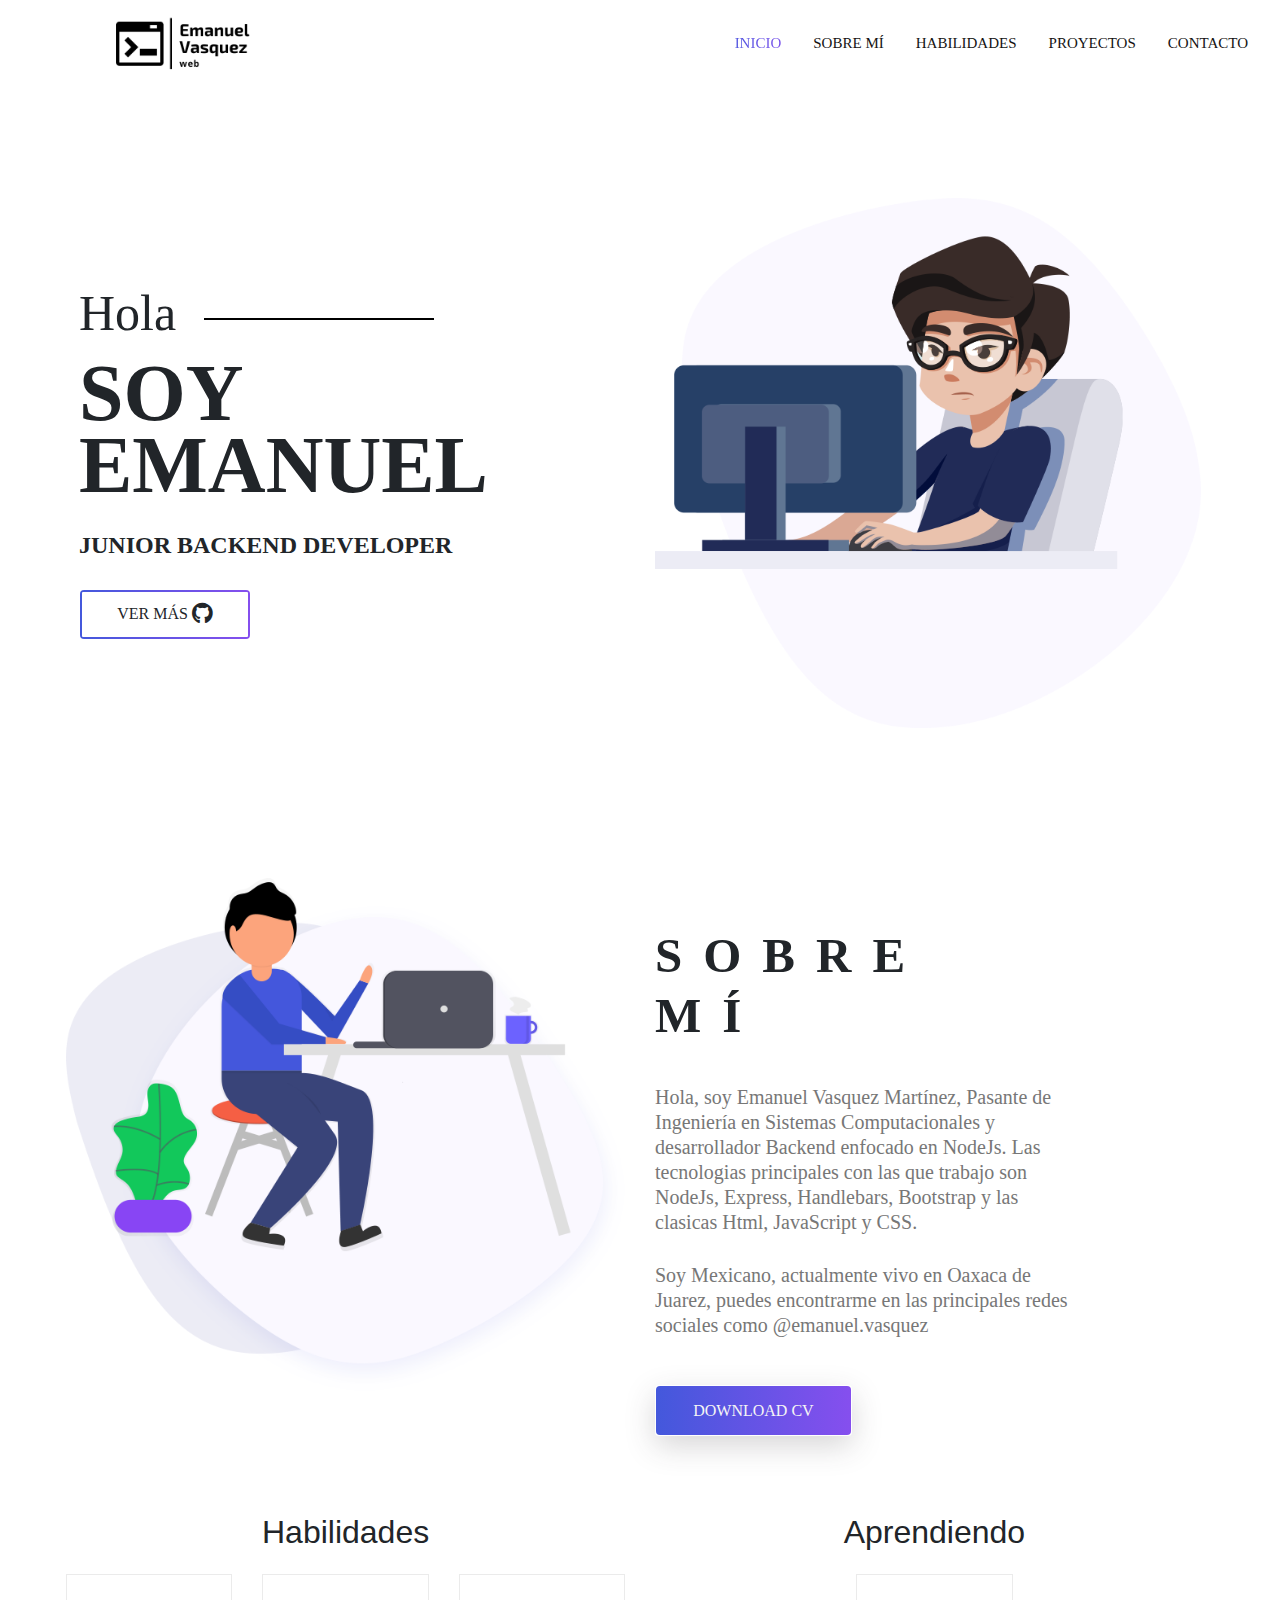
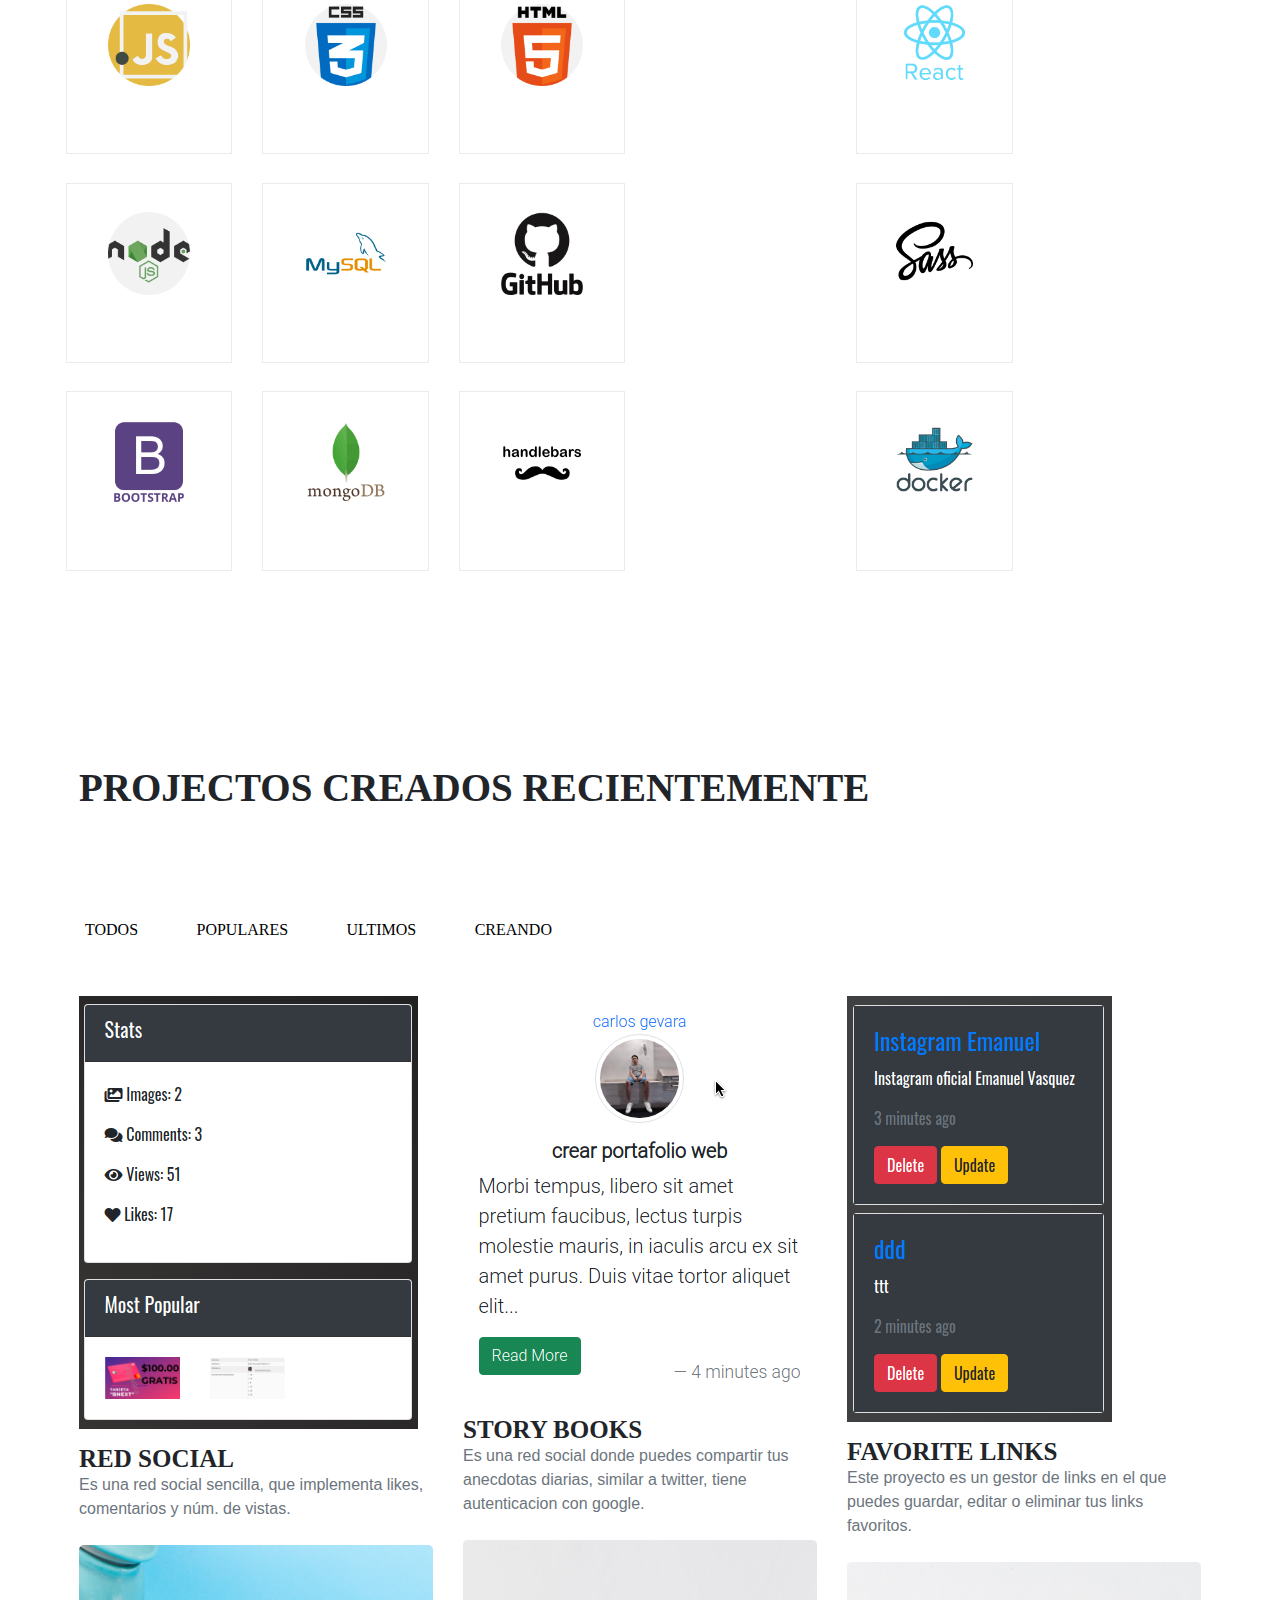
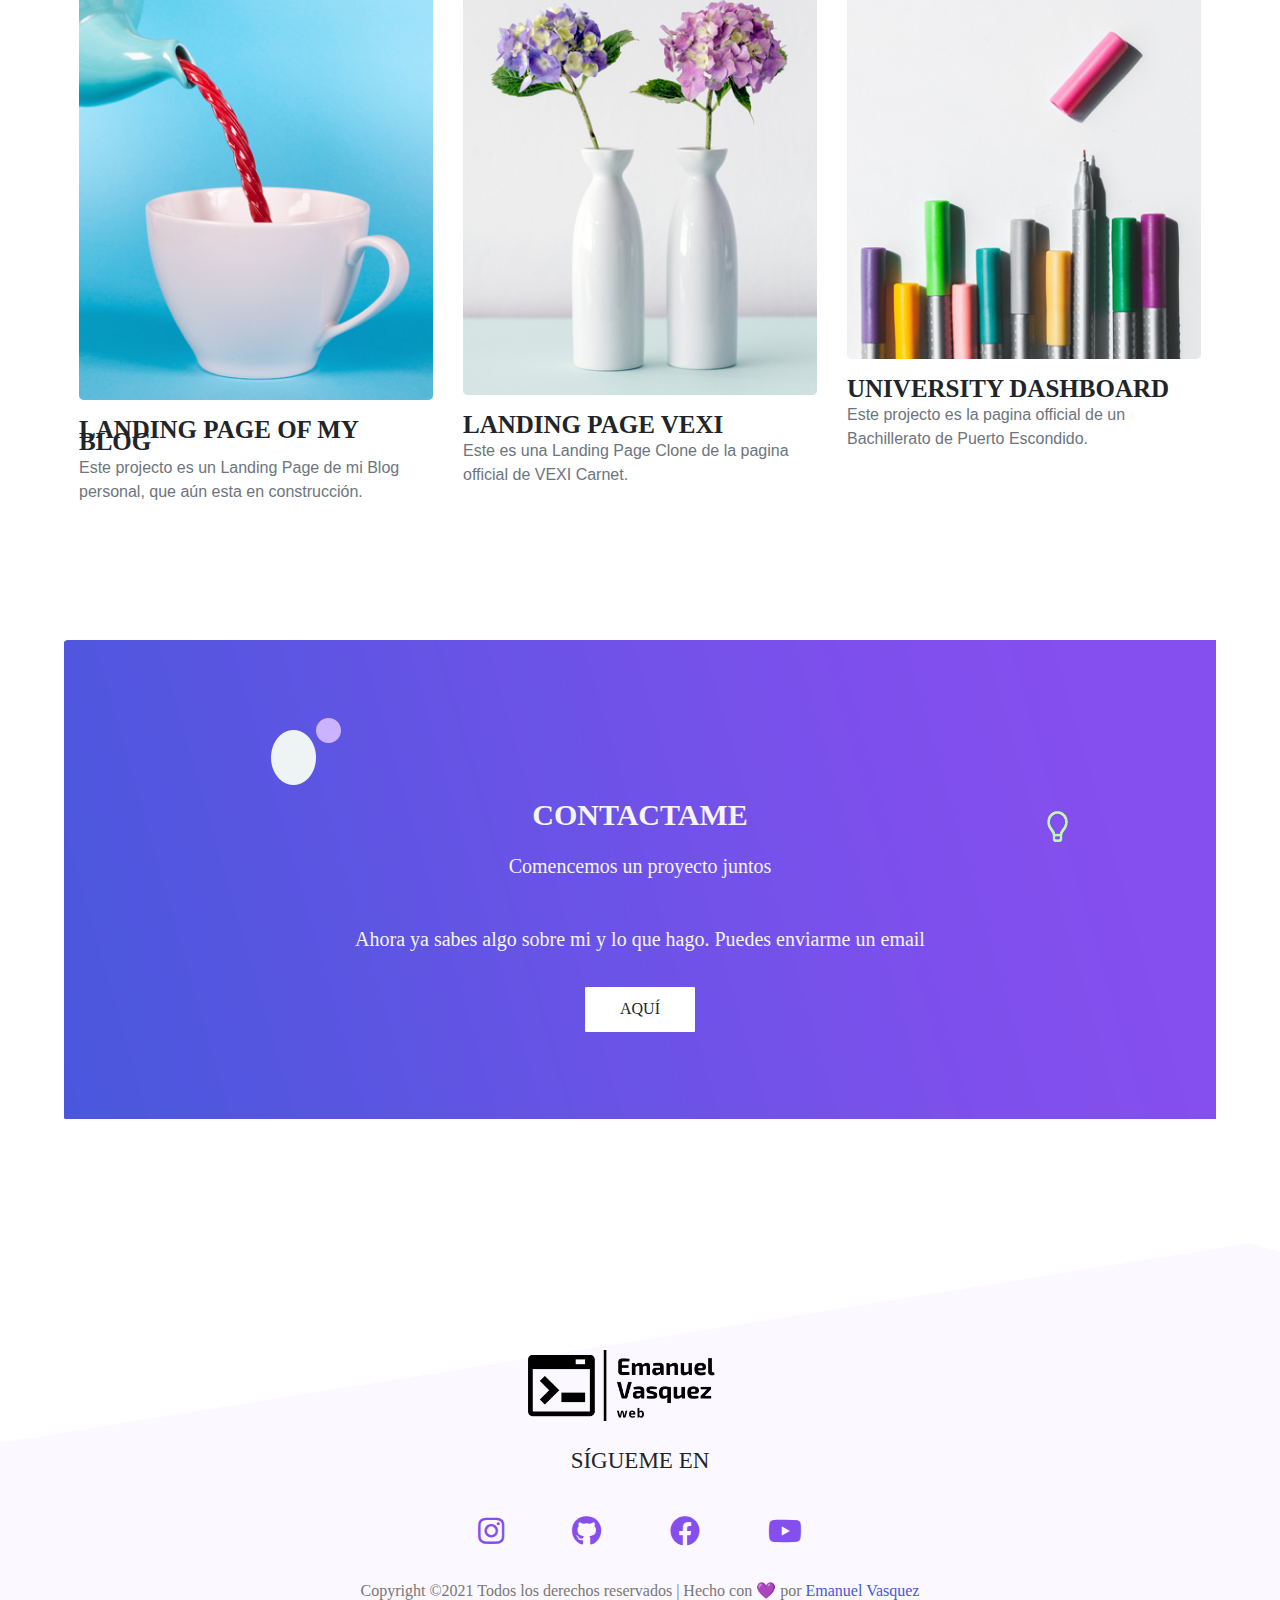
<file: Index.html>
<!DOCTYPE html>
<html lang="en">
  <head>
    <meta charset="UTF-8" />
    <meta name="viewport" content="width=device-width, initial-scale=1.0" />
    <meta http-equiv="X-UA-Compatible" content="ie=edge" />
    <title>Daily Tuition</title>

    <!--  Bootstrap css file  -->
    <link rel="stylesheet" href="./css/bootstrap.min.css" />

    <!--  font awesome icons  -->
    <link rel="stylesheet" href="./css/all.min.css" />

    <!--  Magnific Popup css file  -->
    <link rel="stylesheet" href="./css/magnific-popup.css" />

    <!--  Owl-carousel css file  -->
    <link
      rel="stylesheet"
      href="./vendor/owl-carousel/css/owl.carousel.min.css"
    />
    <link
      rel="stylesheet"
      href="./vendor/owl-carousel/css/owl.theme.default.min.css"
    />

    <!--  custom css file  -->
    <link rel="stylesheet" href="./css/style.css" />

    <!--  Responsive css file  -->
    <link rel="stylesheet" href="./css/responsive.css" />
  </head>

  <body>
    <!--  ======================= Start Header Area ============================== -->

    <header class="header_area">
      <div class="main-menu">
        <nav class="navbar navbar-expand-lg navbar-light">
          <a class="navbar-brand" href="#"
            ><img src="./img/logo-hardwell-final.png" alt="logo" class="logo"
          /></a>
          <button
            class="navbar-toggler"
            type="button"
            data-toggle="collapse"
            data-target="#navbarNav"
            aria-controls="navbarNav"
            aria-expanded="false"
            aria-label="Toggle navigation"
          >
            <span class="navbar-toggler-icon"></span>
          </button>
          <div class="collapse navbar-collapse" id="navbarNav">
            <div class="mr-auto"></div>
            <ul class="navbar-nav">
              <li class="nav-item active">
                <a class="nav-link" href="#"
                  >Inicio <span class="sr-only">(current)</span></a
                >
              </li>
              <li class="nav-item">
                <a class="nav-link" href="#sobre-mi">Sobre mí</a>
              </li>
              <li class="nav-item">
                <a class="nav-link" href="#habilidades">Habilidades</a>
              </li>
              <li class="nav-item">
                <a class="nav-link" href="#proyectos">proyectos</a>
              </li>
              <li class="nav-item">
                <a class="nav-link" href="#contacto">contacto</a>
              </li>
            </ul>
          </div>
        </nav>
      </div>
    </header>

    <!--  ======================= End Header Area ============================== -->

    <!--  ======================= Start Main Area ================================ -->
    <main class="site-main">
      <!--  ======================= Start Banner Area =======================  -->
      <section class="site-banner">
        <div class="container">
          <div class="row">
            <div class="col-lg-6 col-md-12 site-title">
              <h3 class="title-text">Hola</h3>
              <h1 class="title-text text-uppercase">soy Emanuel</h1>
              <h4 class="title-text text-uppercase">
                Junior Backend Developer
              </h4>
              <div class="site-buttons">
                <div class="d-flex flex-row flex-wrap">
                  <a href="https://github.com/emanuelhardwell" target="_blank">
                    <button
                      type="button"
                      class="btn button secondary-button text-uppercase"
                    >
                      Ver más <i class="fab fa-github fa-lg"></i>
                    </button>
                  </a>
                  <p id="sobre-mi"></p>
                </div>
              </div>
            </div>
            <div class="col-lg-6 col-md-12 banner-image">
              <img
                src="./img/banner/banner-image.png"
                alt="banner-img"
                class="img-fluid"
              />
            </div>
          </div>
        </div>
      </section>
      <!--  ======================= End Banner Area =======================  -->

      <!--  ========================= About Area ==========================  -->
      <section class="about-area">
        <div class="container-fluid">
          <div class="row">
            <div class="col-lg-6 col-md-12">
              <div class="about-image">
                <img
                  src="./img/about-us.png"
                  alt="About us"
                  class="img-fluid"
                />
              </div>
            </div>
            <div class="col-lg-6 col-md-12 about-title">
              <h2 class="text-uppercase pt-5">
                <span>sobre</span>
                <span>mí</span>
              </h2>
              <div class="paragraph py-4 w-75">
                <p class="para">
                  Hola, soy Emanuel Vasquez Martínez, Pasante de Ingeniería en
                  Sistemas Computacionales y desarrollador Backend enfocado en
                  NodeJs. Las tecnologias principales con las que trabajo son
                  NodeJs, Express, Handlebars, Bootstrap y las clasicas Html,
                  JavaScript y CSS.
                </p>
                <p class="para">
                  Soy Mexicano, actualmente vivo en Oaxaca de Juarez, puedes
                  encontrarme en las principales redes sociales como
                  @emanuel.vasquez
                </p>
              </div>
              <a href="./js/CvEmanuelVasquez.pdf" target="_blank">
                <button
                  id="habilidades"
                  type="button"
                  class="btn button primary-button text-uppercase"
                >
                  Download cv
                </button>
              </a>
            </div>
          </div>
        </div>
      </section>

      <!--  ========================= End About Area ==========================  -->

      <!--  ======================== Brand Area ==============================  -->

      <section class="brand-area">
        <div class="container-fluid">
          <div class="row">
            <div class="col-xl-6 col-lg-12 col-md-12">
              <h2 class="text-center">Habilidades</h2>
              <div class="first-row row">
                <div class="col-lg-4 col-md-6 col-sm-6">
                  <div class="single-brand">
                    <img src="./img/brands/01-javascript.png" alt="Brand-1 " />
                  </div>
                </div>
                <div class="col-lg-4 col-md-6 col-sm-6">
                  <div class="single-brand">
                    <img src="./img/brands/02-css.png" alt="Brand-2 " />
                  </div>
                </div>
                <div class="col-lg-4 col-md-6 col-sm-6">
                  <div class="single-brand">
                    <img src="./img/brands/03-html-5.png" alt="Brand-3 " />
                  </div>
                </div>
                <div class="col-lg-4 col-md-6 col-sm-6">
                  <div class="single-brand">
                    <img src="./img/brands/04-nodejs.png" alt="Brand-4" />
                  </div>
                </div>
                <div class="col-lg-4 col-md-6 col-sm-6">
                  <div class="single-brand">
                    <img src="./img/brands/05-mysql2.png" alt="Brand-5 " />
                  </div>
                </div>
                <div class="col-lg-4 col-md-6 col-sm-6">
                  <div class="single-brand">
                    <img src="./img/brands/06-github2.png" alt="Brand-6" />
                  </div>
                </div>
                <div class="col-lg-4 col-md-6 col-sm-6">
                  <div class="single-brand">
                    <img src="./img/brands/07-bootstrap.png" alt="Brand-7 " />
                  </div>
                </div>
                <div class="col-lg-4 col-md-6 col-sm-6">
                  <div class="single-brand">
                    <img src="./img/brands/08-mongodb.png" alt="Brand-8 " />
                  </div>
                </div>
                <div class="col-lg-4 col-md-6 col-sm-6">
                  <div class="single-brand">
                    <img src="./img/brands/09-handlebars.png" alt="Brand-9" />
                  </div>
                </div>
              </div>
            </div>
            <!-- segunda parte -->
            <div class="col-xl-6 col-lg-12 col-md-12">
              <h2 class="text-center">Aprendiendo</h2>
              <div class="first-row">
                <div class="col-lg-4 col-md-6 col-sm-6 mx-auto">
                  <div class="single-brand">
                    <img src="./img/brands/10-react.png" alt="Brand-1 " />
                  </div>
                </div>
                <div class="col-lg-4 col-md-6 col-sm-6 mx-auto">
                  <div class="single-brand">
                    <img src="./img/brands/11-sass.png" alt="Brand-2 " />
                  </div>
                </div>
                <div class="col-lg-4 col-md-6 col-sm-6 mx-auto">
                  <div class="single-brand">
                    <img src="./img/brands/12-docker.png" alt="Brand-3 " />
                  </div>
                </div>
              </div>
            </div>
          </div>
        </div>
        <p id="proyectos"></p>
      </section>

      <!--  ======================== End Brand Area ==============================  -->

      <!--  ======================= Project Area =============================  -->

      <section class="project-area">
        <div class="container">
          <div class="project-title pb-5">
            <h1 class="text-uppercase title-h1">
              Projectos creados recientemente
            </h1>
          </div>

          <div class="button-group">
            <button type="button" class="active" id="btn1" data-filter="*">
              Todos
            </button>
            <button type="button" data-filter=".popular">Populares</button>
            <button type="button" data-filter=".latest">Ultimos</button>
            <button type="button" data-filter=".following">Creando</button>
          </div>

          <div class="row grid">
            <div class="col-lg-4 col-md-6 col-sm-12 element-item latest">
              <div class="our-project">
                <div class="img">
                  <a
                    class="test-popup-link"
                    href="./img/portfolio/02-red-social.png"
                  >
                    <img
                      src="./img/portfolio/02-red-social.png"
                      alt="portfolio-1"
                      class="img-fluid"
                    />
                  </a>
                </div>
                <div class="title py-4">
                  <h4 class="text-uppercase">Red Social</h4>
                  <span class="text-secondary"
                    >Es una red social sencilla, que implementa likes,
                    comentarios y núm. de vistas.</span
                  >
                </div>
              </div>
            </div>
            <div class="col-lg-4 col-md-6 col-sm-12 element-item popular">
              <div class="our-project">
                <div class="img">
                  <a
                    class="test-popup-link"
                    href="./img/portfolio/01-stori-book2.png"
                  >
                    <img
                      src="./img/portfolio/01-stori-book2.png"
                      alt="portfolio-2"
                      class="img-fluid"
                    />
                  </a>
                </div>
                <div class="title py-4">
                  <h4 class="text-uppercase">Story Books</h4>
                  <span class="text-secondary"
                    >Es una red social donde puedes compartir tus anecdotas
                    diarias, similar a twitter, tiene autenticacion con google.
                  </span>
                </div>
              </div>
            </div>
            <div class="col-lg-4 col-md-6 col-sm-12 element-item popular">
              <div class="our-project">
                <div class="img">
                  <a
                    class="test-popup-link"
                    href="./img/portfolio/03-favorite-links.png"
                  >
                    <img
                      src="./img/portfolio/03-favorite-links.png"
                      alt="portfolio-3"
                      class="img-fluid"
                    />
                  </a>
                </div>
                <div class="title py-4">
                  <h4 class="text-uppercase">Favorite Links</h4>
                  <span class="text-secondary"
                    >Este proyecto es un gestor de links en el que puedes
                    guardar, editar o eliminar tus links favoritos.
                  </span>
                </div>
              </div>
            </div>

            <div class="col-lg-4 col-md-6 col-sm-12 element-item following">
              <div class="our-project">
                <div class="img">
                  <a class="test-popup-link" href="./img/portfolio/p6.jpg">
                    <img
                      src="./img/portfolio/p6.jpg"
                      alt="portfolio-6"
                      class="img-fluid"
                    />
                  </a>
                </div>
                <div class="title py-4">
                  <h4 class="text-uppercase">Landing Page Vexi</h4>
                  <span class="text-secondary"
                    >Este es una Landing Page Clone de la pagina official de
                    VEXI Carnet.
                  </span>
                </div>
              </div>
            </div>
            <div class="col-lg-4 col-md-6 col-sm-12 element-item following">
              <div class="our-project">
                <div class="img">
                  <a class="test-popup-link" href="./img/portfolio/p7.jpg">
                    <img
                      src="./img/portfolio/p7.jpg"
                      alt="portfolio-7"
                      class="img-fluid"
                    />
                  </a>
                </div>
                <div class="title py-4">
                  <h4 class="text-uppercase">Landing Page of my Blog</h4>
                  <span class="text-secondary"
                    >Este projecto es un Landing Page de mi Blog personal, que
                    aún esta en construcción.
                  </span>
                </div>
              </div>
            </div>
            <div class="col-lg-4 col-md-6 col-sm-12 element-item following">
              <div class="our-project">
                <div class="img">
                  <a class="test-popup-link" href="./img/portfolio/p8.jpg">
                    <img
                      src="./img/portfolio/p8.jpg"
                      alt="portfolio-8"
                      class="img-fluid"
                    />
                  </a>
                </div>
                <div class="title py-4">
                  <h4 class="text-uppercase">University Dashboard</h4>
                  <span class="text-secondary"
                    >Este projecto es la pagina official de un Bachillerato de
                    Puerto Escondido.
                  </span>
                </div>
              </div>
            </div>
          </div>
        </div>
      </section>

      <!--  ======================= End Project Area =============================  -->

      <!--  ========================== Subscribe me Area ============================  -->
      <section class="subscribe-us-area" id="contacto">
        <div class="container subscribe">
          <div class="row">
            <div class="col-lg-12 text-center subscribe-title">
              <h4 class="text-uppercase">Contactame</h4>
              <p class="para">Comencemos un proyecto juntos</p>
              <p class="para">
                Ahora ya sabes algo sobre mi y lo que hago. Puedes enviarme un
                email
              </p>
              <a
                class="btn button secondary-button text-uppercase"
                href="mailto:emanuelnoe16@gmail.com?subject=Quiero%20trabajar%20contigo%20un%20proyecto"
                >Aquí</a
              >
            </div>
          </div>
        </div>
      </section>
      <!--  ========================== End Subscribe me Area ============================  -->
    </main>
    <!--  ======================= End Main Area ================================ -->

    <footer class="footer-area">
      <div class="container">
        <div class="">
          <div class="site-logo text-center py-4">
            <a href="#"
              ><img
                src="./img/logo-hardwell-final.png"
                class="logo2"
                alt="logo"
            /></a>
          </div>
          <div class="social text-center">
            <h5 class="text-uppercase">Sígueme en</h5>
            <a href="https://www.instagram.com/emanuel.hardwell" target="_blank"
              ><i class="fab fa-instagram"></i
            ></a>
            <a href="https://github.com/emanuelhardwell" target="_blank"
              ><i class="fab fa-github"></i
            ></a>
            <a
              href="https://www.facebook.com/emanuel.vasquez.3517"
              target="_blank"
              ><i class="fab fa-facebook"></i
            ></a>
            <a
              href="https://www.youtube.com/channel/UCLrxUhwxzQRq1ZbuFsTkbrw"
              target="_blank"
              ><i class="fab fa-youtube"></i
            ></a>
          </div>
          <div class="copyrights text-center">
            <p class="para">
              Copyright ©2021 Todos los derechos reservados | Hecho con 💜 por
              <a
                href="https://www.instagram.com/emanuel.hardwell/"
                target="_blank"
                ><span style="color: var(--primary-color)"
                  >Emanuel Vasquez</span
                ></a
              >
            </p>
          </div>
        </div>
      </div>
    </footer>

    <!--  Jquery js file  -->
    <script src="./js/jquery.3.4.1.js"></script>

    <!--  Bootstrap js file  -->
    <script src="./js/bootstrap.min.js"></script>

    <!--  isotope js library  -->
    <script src="./vendor/isotope/isotope.min.js"></script>

    <!--  Magnific popup script file  -->
    <script src="./js/jquery.magnific-popup.min.js"></script>

    <!--  Owl-carousel js file  -->
    <script src="./vendor/owl-carousel/js/owl.carousel.min.js"></script>

    <!--  custom js file  -->
    <script src="./js/main.js"></script>
  </body>
</html>
</file>
<file: css/style.css>
/* import fonts from fonts.css file */
@import url(./fonts.css);

/* css variables */
@import url(./partials/_variables.css);

/* import global styling */
@import url(./partials/_global.css);

/* start navigation */
html {
  scroll-behavior: smooth;
}

.logo {
  width: 40%;
}

.logo2 {
  width: 25%;
}
.header_area .main-menu .navbar .navbar-brand {
  padding: 0 2rem 0 5rem;
}

.header_area .main-menu .navbar {
  padding: 1rem 20rem;
}

.header_area .main-menu .nav-item .nav-link {
  font: normal 500 15px/2px var(--roboto);
  text-transform: uppercase;
  padding: 1rem;
  color: var(--title-color);
}

.header_area .main-menu .navbar-nav .active a {
  background: var(--gradient-color);
  -webkit-background-clip: text;
  -webkit-text-fill-color: transparent;
  background-clip: text;
}

.header_area .main-menu .navbar-nav a:hover {
  background: var(--gradient-color);
  -webkit-background-clip: text;
  -webkit-text-fill-color: transparent;
  background-clip: text;
}

/* end navigation */

/* Banner Area */

.site-main .site-banner {
  /* background: url(../img/banner/home-banner.png) no-repeat 0% 50%; */
}

.site-main .site-banner .site-title h3 {
  padding-top: 35%;
  font-weight: 500;
}

.site-main .site-banner .site-title h3::after {
  content: " ";
  height: 2px;
  width: 18vw;
  background: black;
  display: inline-block;
  margin-left: 5%;
  transform: translateY(-10px);
}

.site-main .site-banner .site-title h1 {
  font-size: 5rem;
}

.site-main .site-banner .site-title h4 {
  font-size: 1.5rem;
}

.site-main .site-banner .banner-image > img {
  padding: 7rem 0;
  width: 90rem;
}

/* End Banner Area */

/* Start About Area */

.site-main .about-area {
  padding: 8rem 5rem;
}

.site-main .about-area .about-title h2 > span {
  display: block;
  font: normal bold 49px/ 60px var(--roboto);
  letter-spacing: 21px;
}

.site-main .about-area .about-title .paragraph > p {
  padding: 0.4rem 0;
  font-size: 20px;
}

/* End About Area */

/* Start Brand Area */

.site-main .brand-area {
  padding: 1rem 20rem;
  margin-bottom: 4rem;
}

.site-main .brand-area .first-row .col-lg-4 {
  display: flex;
  justify-content: center;
}

.site-main .brand-area .first-row .col-lg-4 > .single-brand {
  border: 1px solid var(--border-color);
  text-align: center;
  padding: 1.8rem 0rem;
  margin: 0.9rem 0;
  width: 180px;
  height: 180px;
  cursor: pointer;
  transition: transform 0.4s ease;
}

.site-main .brand-area .first-row .col-lg-4 > .single-brand > img {
  width: 50%;
}

.site-main .brand-area .first-row .col-lg-4 > .single-brand:hover {
  box-shadow: var(--box-shadow);
  transform: scale(1.1);
}

.site-main .brand-area .first-row .col-lg-4 > .single-brand:hover > img {
  filter: brightness(0.95);
}

.site-main .brand-area .experience-area {
  padding-left: 1rem;
}

.site-main .brand-area .experience-area span {
  display: block;
}

.site-main .brand-area .experience-area .years-area {
  /* background: url(../img/client-info-bg.png) no-repeat 45px 20px; */
  padding: 2rem 0;
  width: 40rem;
  height: 18rem;
  padding-left: 8rem;
  position: relative;
}

.site-main .brand-area .experience-area .bg-panel {
  position: absolute;
  left: -190px;
  top: 0%;
  /* background: #e029290a; */
  width: 400px;
  height: 680px;
  margin-left: 340px;
  z-index: -1;
}

.site-main .brand-area .experience-area .years-area .years {
  font: normal bold 84px/40px var(--roboto);
  color: var(--primary-color2);
  z-index: 2;
}

.site-main .brand-area .experience-area .years-area h2 > span {
  font: normal 600 22px/30px var(--roboto);
}

.site-main .brand-area .experience-area .call-area {
  padding-left: 10rem;
}

/* End Brand Area */

/* Services Area */

.site-main .services-area {
  padding: 7rem 2rem;
}

.site-main .services-area .services-title {
  padding: 0 14rem;
}

.site-main .services-area .services-title h1 {
  font-size: 35px;
}

.site-main > .services-area .services {
  background: rgba(248, 252, 253, 0.973);
  padding: 2rem 0;
  width: 16rem;
  margin: 5rem 0.5rem;
  transition: box-shadow 0.7s ease;
}

.site-main > .services-area .services:hover {
  box-shadow: var(--box-shadow);
}

/* End Services Area */

/* Project Area */

.site-main .project-area {
  padding: 4rem 0;
}

.site-main .project-area .button-group button {
  background: transparent;
  border: none;
  font: normal 500 16px/130px var(--roboto);
  text-transform: uppercase;
}

.site-main .project-area .button-group button + button {
  padding-left: 3rem;
}

.site-main .project-area .grid .our-project > .title h4 {
  font: normal 700 25px/12px var(--roboto);
}

.site-main .project-area .grid .our-project .img a:hover img {
  filter: brightness(1.1) drop-shadow(1px 8px 30px #b1afaf);
}

/* End Project Area */

/* About Me */

.site-main .about-area .about-title p {
  padding: 1rem 7rem;
}

.site-main .about-area .client {
  background: #ffffff10;
  box-shadow: var(--box-shadow);
  margin: 3rem 0rem;
}

.site-main .about-area .client .client-img {
  padding: 2rem;
}

.site-main .about-area .client .about-client {
  padding-top: 2rem;
}

.site-main .about-area .client .about-client h4 {
  font: normal 500 21px/ 20px var(--roboto);
}

.site-main .about-area .client .about-client p {
  font-size: 14px;
}

.site-main .about-area .owl-carousel .owl-item {
  display: flex;
  justify-content: center;
  padding: 0 1.5rem;
}

.site-main .about-area .owl-carousel .owl-dots .owl-dot.active span {
  background: var(--primary-color);
  width: 12px;
  height: 12px;
}

/* End About Me */

/* Subscribe me */

.site-main .subscribe-us-area .subscribe {
  background: url(../img/subscribe-bg.png) no-repeat;
  padding: 10rem 0;
  margin: 3rem auto;
}

.site-main .subscribe-us-area .subscribe .subscribe-title h4 {
  font: normal 700 30px/ 30px var(--roboto);
  color: whitesmoke;
}

.site-main .subscribe-us-area .subscribe .subscribe-title p {
  color: whitesmoke;
  padding: 1rem 4rem;
  font-size: 20px;
}

.site-main .subscribe-us-area .subscribe form .input-textbox input {
  width: 400px;
  padding: 1.5rem 1rem;
  border: 1px solid whitesmoke;
  background: transparent;
  color: white;
  font: normal 500 17px/20px var(--roboto);
}

.site-main
  .subscribe-us-area
  .subscribe
  form
  .input-textbox
  input::placeholder {
  color: whitesmoke;
}

.site-main .subscribe-us-area .subscribe form .btn-submit button {
  background: whitesmoke;
  color: #000;
  padding: 0.7rem 2rem;
}

/* End subscribe me */

/* Footer Area */

footer.footer-area {
  padding: 5rem 0;
  background: url(../img/footer-bg.png) no-repeat;
}

footer.footer-area .social h5 {
  font: normal 500 23px/ 30px var(--roboto);
}

footer.footer-area .social a > i {
  font-size: 30px;
  padding: 2rem;
  color: var(--primary-color2);
}

footer.footer-area .social a:hover > i {
  color: var(--primary-color);
}

/* End Footer */
</file>
<file: css/responsive.css>
/* if the viewport is equal to 340px or less than that */ 
@media only screen and (max-width: 340px){
    .header_area .main-menu .navbar,
    .header_area .main-menu .navbar .navbar-brand,
    .site-main .subscribe-us-area .subscribe .subscribe-title,
    .site-main .subscribe-us-area .subscribe .subscribe-title p, h4,
    .site-main .services-area,
    .site-main .subscribe-us-area .subscribe
    {
        padding: 2%;
        margin: 0%;
    }

    .site-main .site-banner .site-title h1{
        font-size: 41px;
    }

    .site-main .subscribe-us-area .subscribe form .input-textbox input{
        width: 15rem    !important;
    }

    .site-main > .services-area .services{
        width: 13rem;
    }

}


/* if the viewport is equal to 340px or less than that */ 
@media only screen and (max-width: 792px){
    .site-main .about-area .about-title h2 > span{
        font-size: 31px;
        letter-spacing: 10px;
    }

    .site-main .brand-area .experience-area .years-area{
        padding-left: 1%;
        width: 49%;
    }

    .site-main .brand-area .experience-area .bg-panel{
        margin-left: 30%;
        width: 80%;   
    }

    .site-main .brand-area .experience-area .call-area{
        padding-left: 3%;
    }

    .site-main .project-area .button-group button{
        font: normal 500 18px/40px var(--roboto);
    }

    .site-main .about-area .about-title p{
        padding: 0%;
    }

    .site-main .subscribe-us-area .subscribe form .input-textbox input{
        width: 20rem;
        margin: 5%;
    }
}



/* if the viewport is equal to 1910px or less than that */ 
@media only screen and (max-width: 1910px){
    .header_area .main-menu .navbar{
        padding: 1rem;
    }

    .container{
        max-width: 90%;
    }

    .site-main .brand-area,
    .site-main .services-area .services-title,
    .site-main .about-area{
        padding: 3% 4%;
    }


}
</file>
